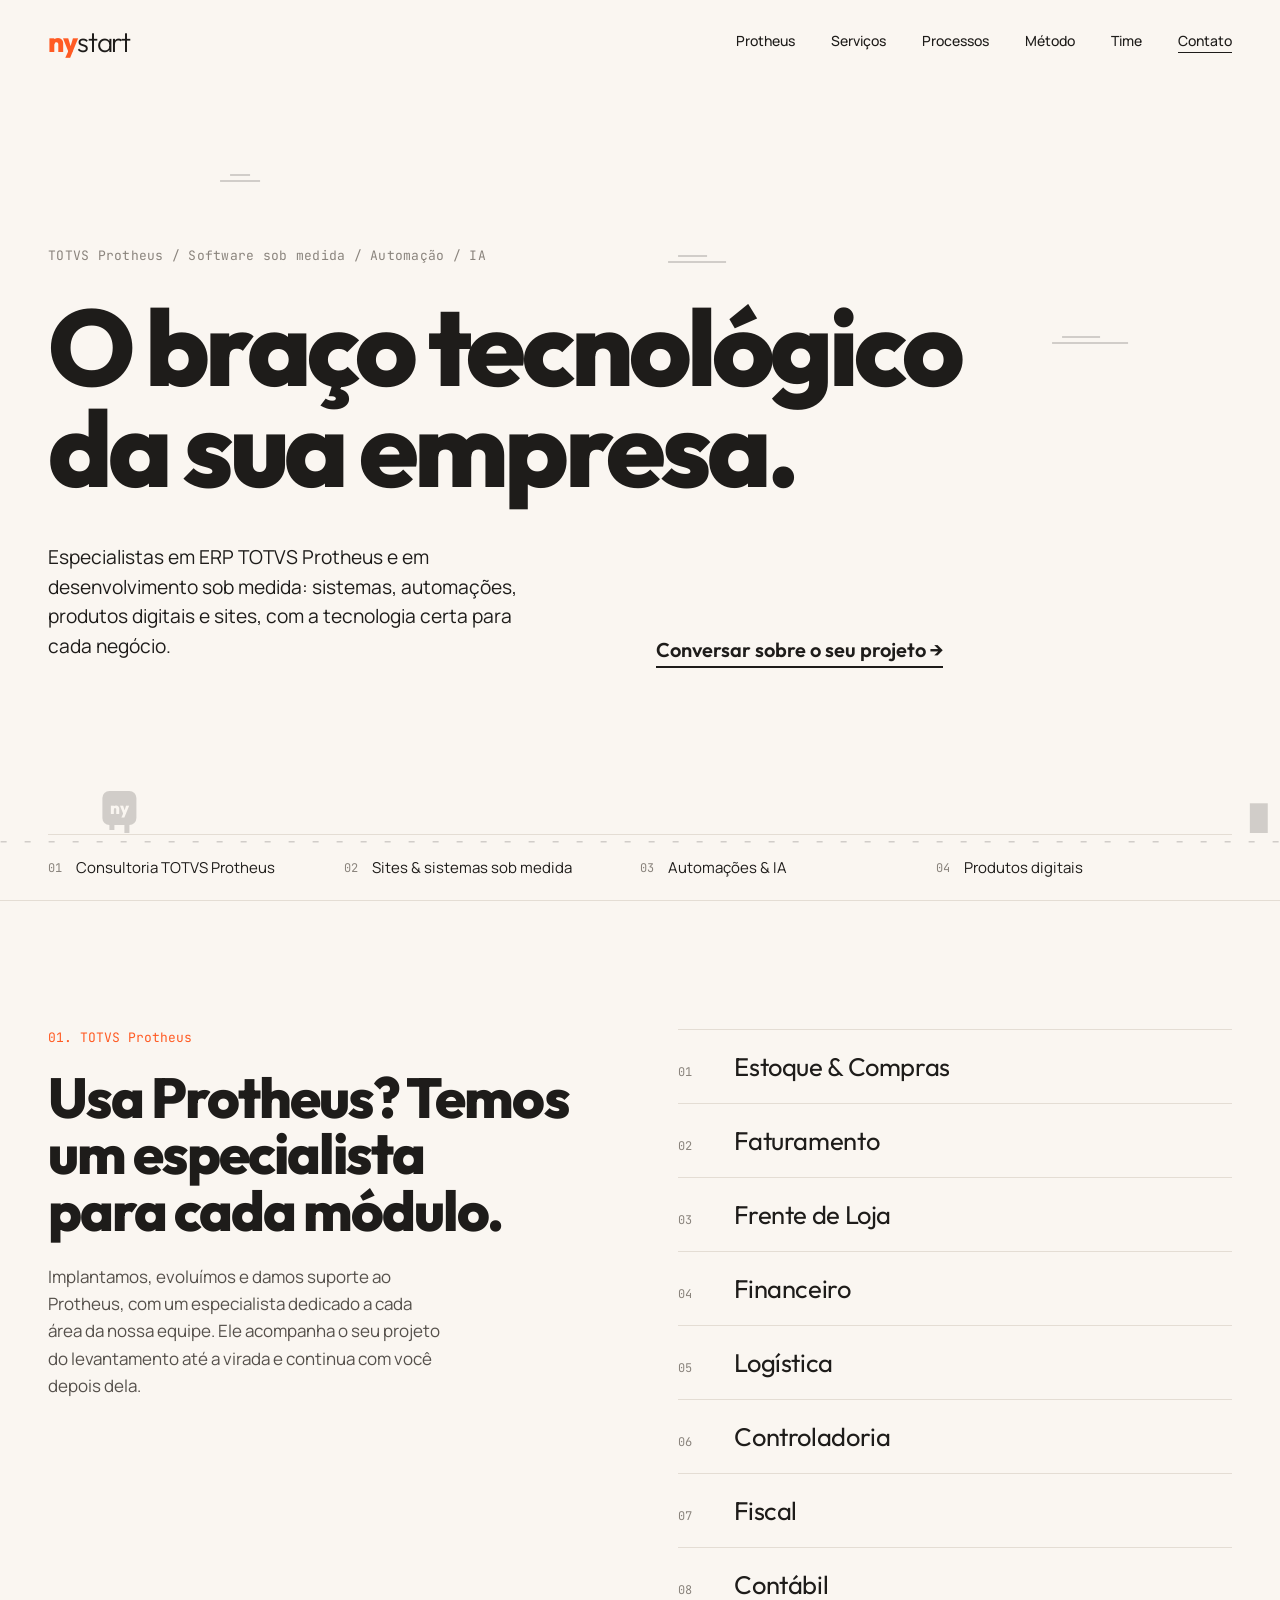
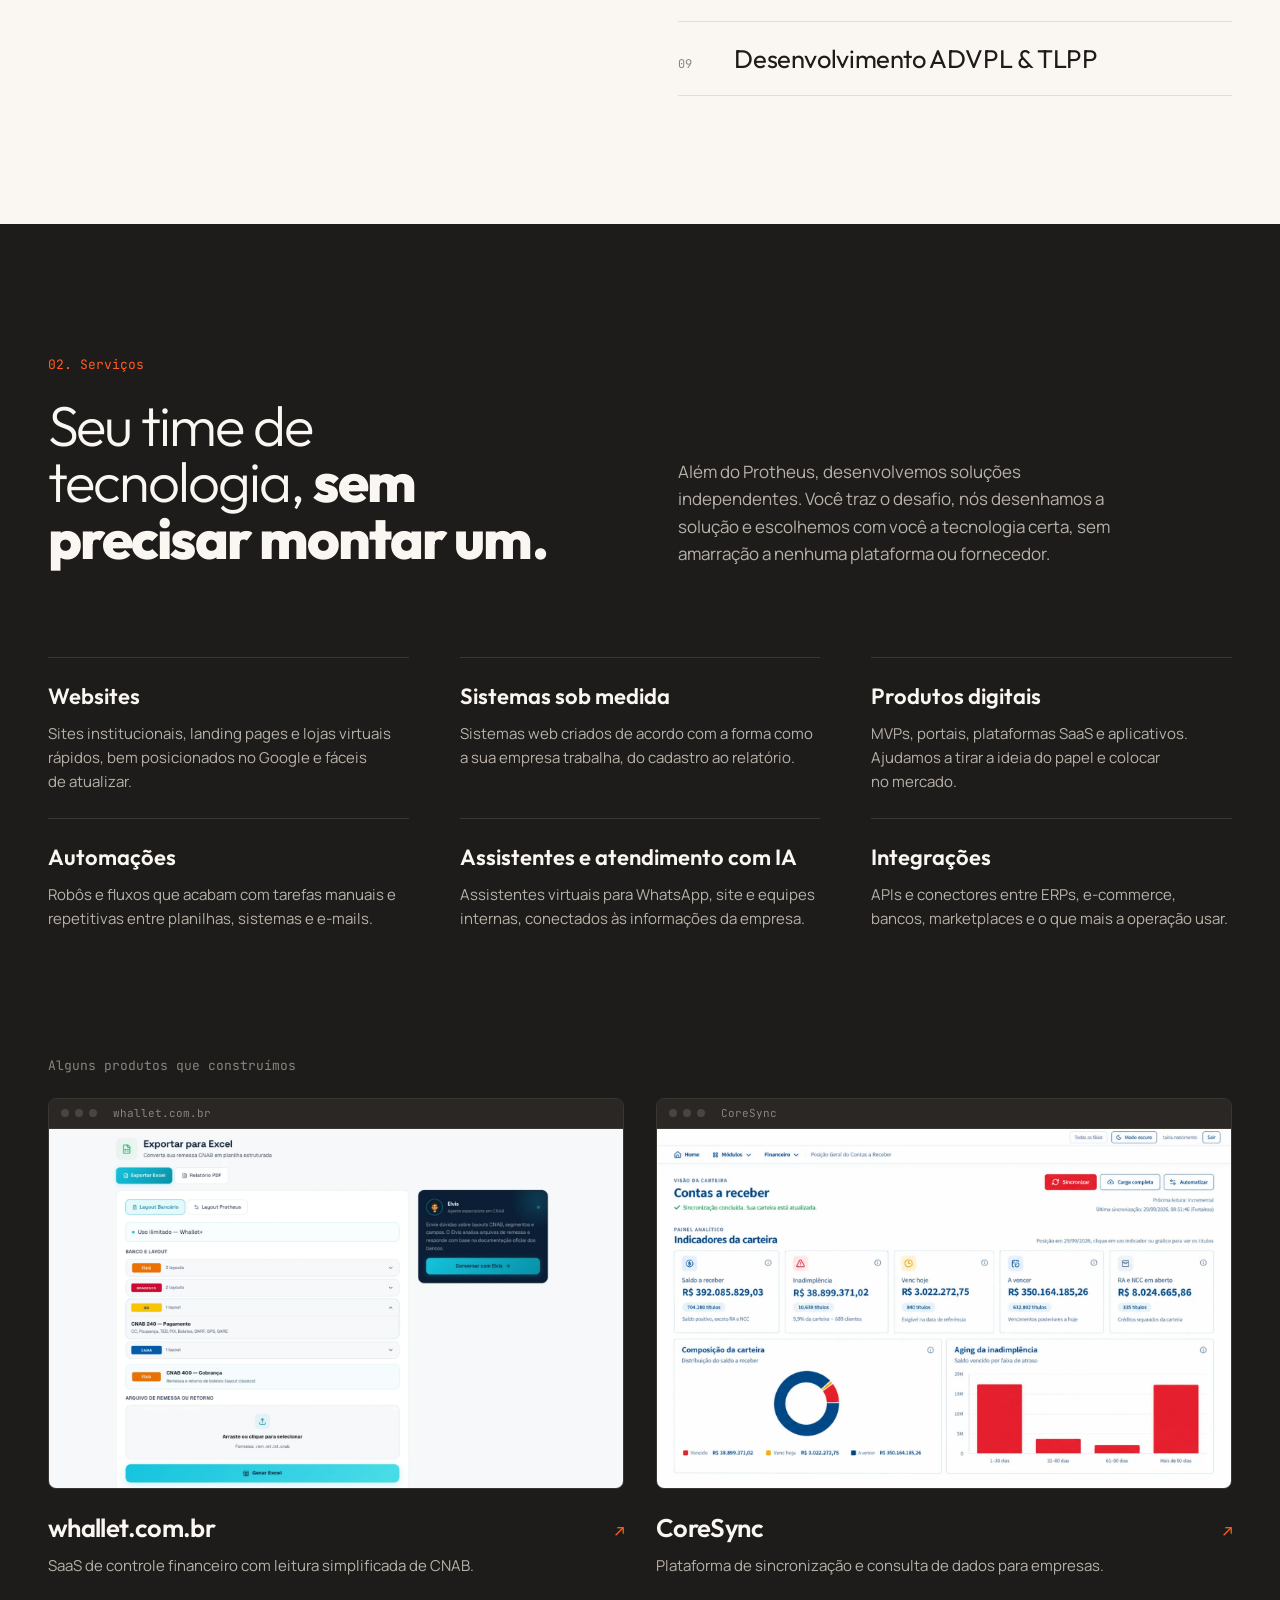
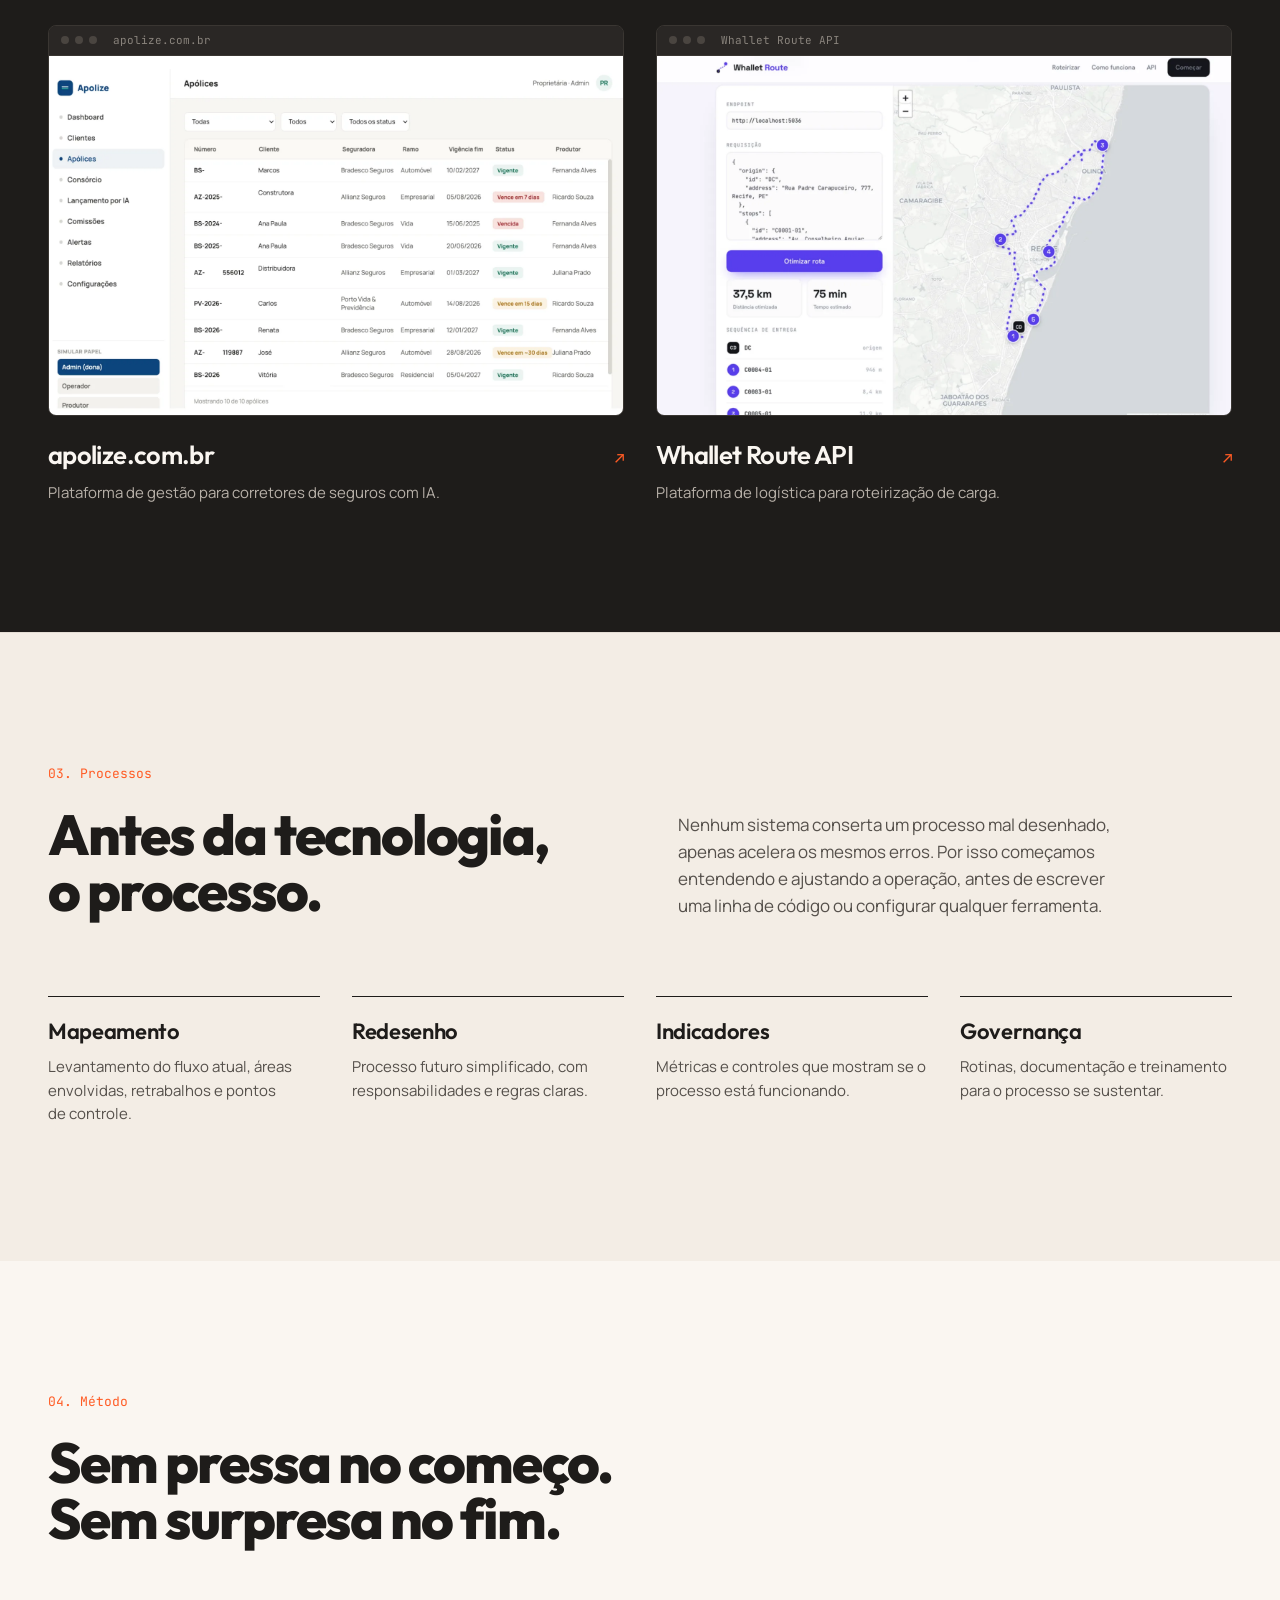
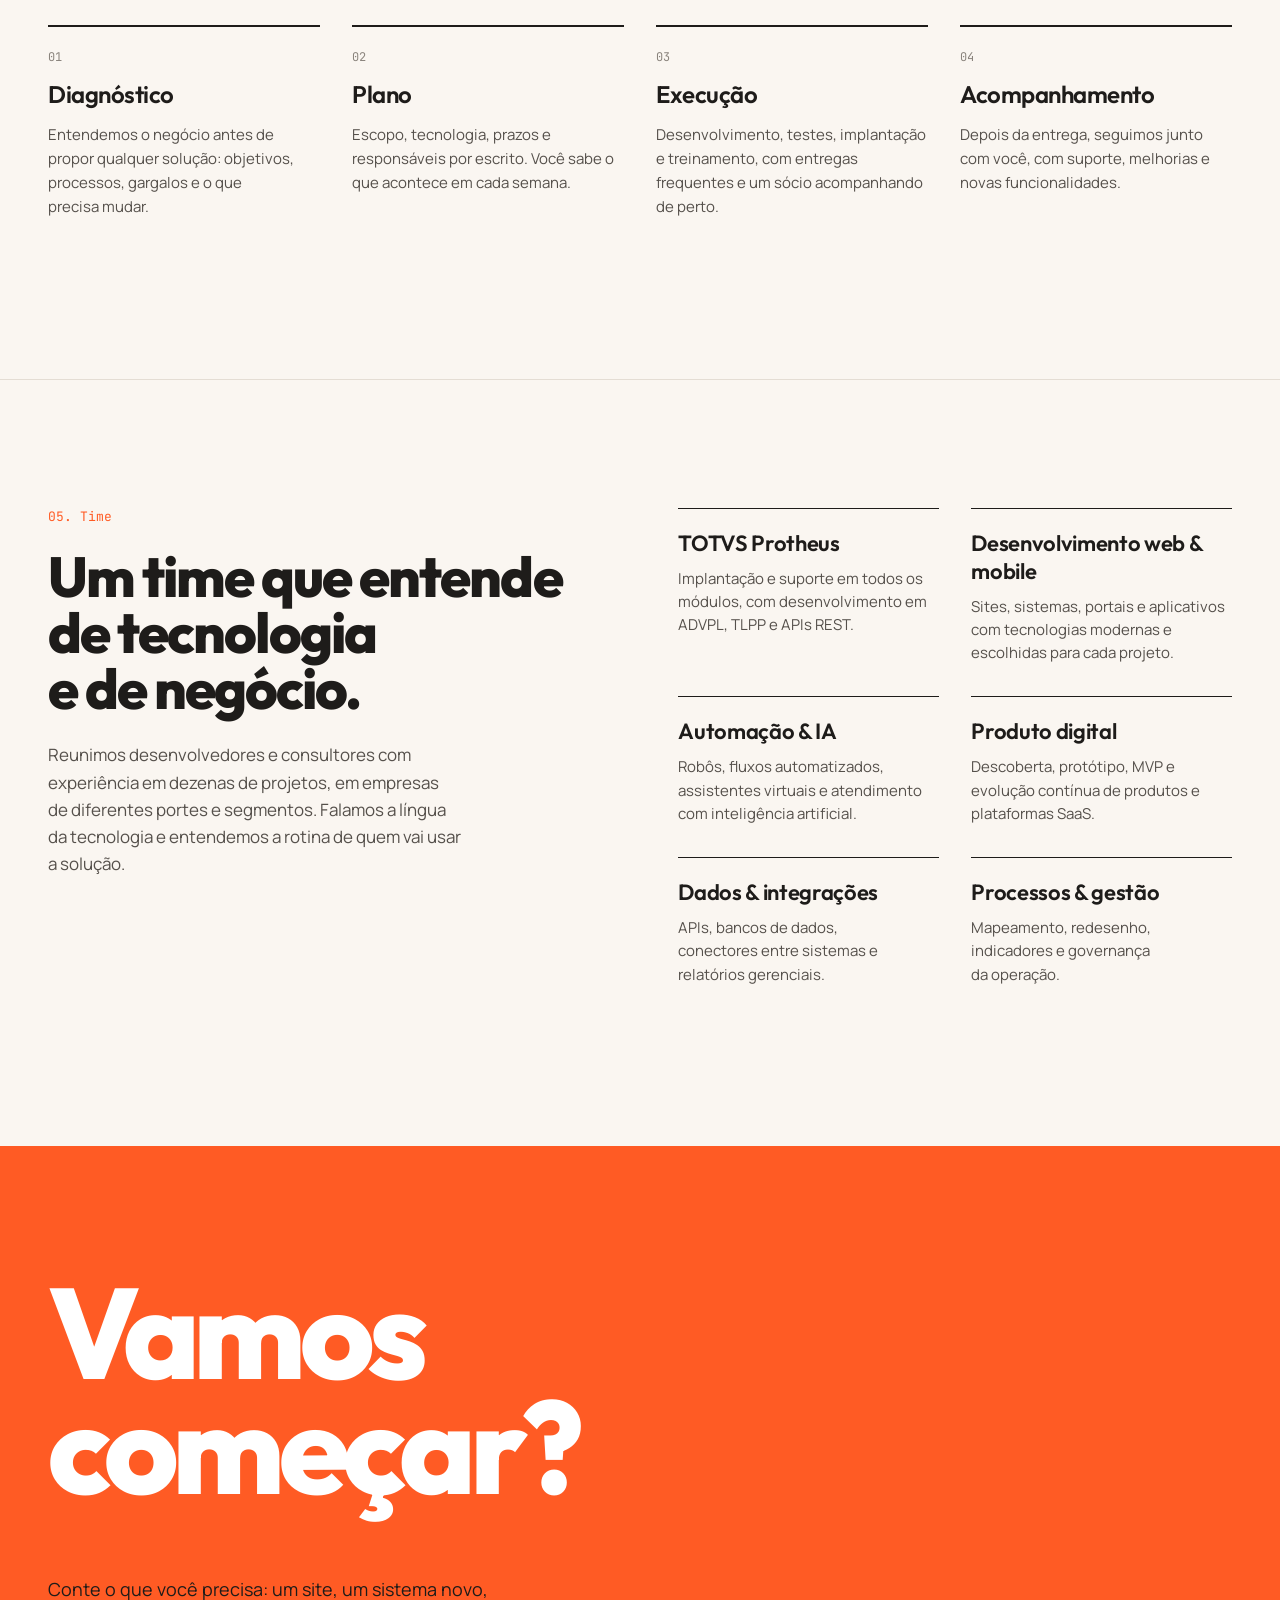
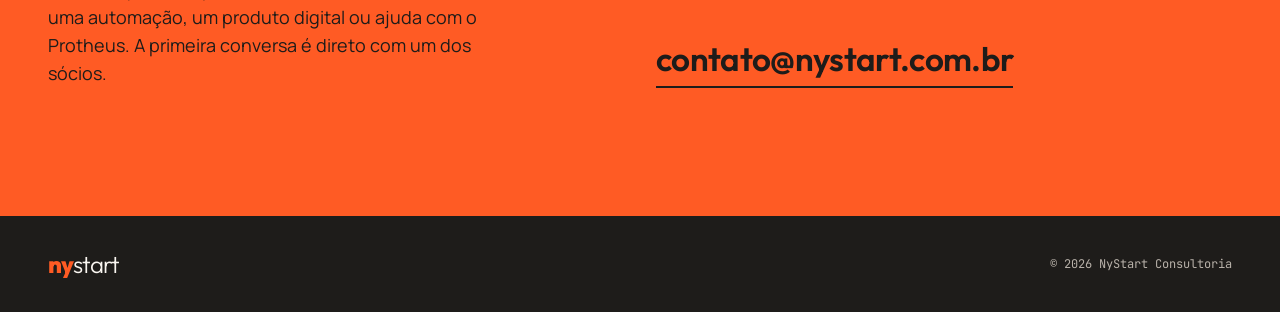
<file: index.html>
<!DOCTYPE html>
<html lang="pt-BR">
<head>
  <meta charset="utf-8">
  <meta name="viewport" content="width=device-width, initial-scale=1">
  <title>NyStart | Consultoria TOTVS Protheus e Software Sob Medida</title>
  <meta name="description" content="Consultoria especializada em ERP TOTVS Protheus e desenvolvimento sob medida: sistemas, automações, produtos digitais, sites e assistentes com IA para empresas.">
  <link rel="canonical" href="https://nystart.com.br/">
  <meta name="robots" content="index, follow, max-image-preview:large">
  <meta name="theme-color" content="#FAF6F1">

  <!-- Prévia ao compartilhar o link (WhatsApp, LinkedIn, etc.) -->
  <meta property="og:type" content="website">
  <meta property="og:locale" content="pt_BR">
  <meta property="og:site_name" content="NyStart">
  <meta property="og:url" content="https://nystart.com.br/">
  <meta property="og:title" content="NyStart | O braço tecnológico da sua empresa">
  <meta property="og:description" content="Especialistas em ERP TOTVS Protheus e em desenvolvimento sob medida: sistemas, automações, produtos digitais e sites.">
  <meta property="og:image" content="https://nystart.com.br/assets/og-image.jpg">
  <meta property="og:image:width" content="1200">
  <meta property="og:image:height" content="630">
  <meta property="og:image:alt" content="NyStart, o braço tecnológico da sua empresa">
  <meta name="twitter:card" content="summary_large_image">
  <meta name="twitter:title" content="NyStart | O braço tecnológico da sua empresa">
  <meta name="twitter:description" content="Especialistas em ERP TOTVS Protheus e em desenvolvimento sob medida: sistemas, automações, produtos digitais e sites.">
  <meta name="twitter:image" content="https://nystart.com.br/assets/og-image.jpg">

  <link rel="icon" href="favicon.svg" type="image/svg+xml">
  <link rel="apple-touch-icon" href="apple-touch-icon.png">
  <link rel="manifest" href="site.webmanifest">

  <!-- Dados estruturados para o Google -->
  <script type="application/ld+json">
  {
    "@context": "https://schema.org",
    "@graph": [
      {
        "@type": "Organization",
        "@id": "https://nystart.com.br/#organization",
        "name": "NyStart",
        "alternateName": "NyStart Consultoria",
        "url": "https://nystart.com.br/",
        "logo": "https://nystart.com.br/assets/icon-512.png",
        "image": "https://nystart.com.br/assets/og-image.jpg",
        "email": "contato@nystart.com.br",
        "description": "Consultoria especializada em ERP TOTVS Protheus e desenvolvimento sob medida: sistemas, automações, produtos digitais, sites e assistentes com IA.",
        "areaServed": { "@type": "Country", "name": "Brasil" },
        "contactPoint": {
          "@type": "ContactPoint",
          "contactType": "sales",
          "email": "contato@nystart.com.br",
          "availableLanguage": "Portuguese"
        },
        "knowsAbout": [
          "TOTVS Protheus", "ERP", "ADVPL", "TLPP", "Desenvolvimento de software sob medida",
          "Automação de processos", "Inteligência artificial", "Integração de sistemas",
          "Desenvolvimento de sites", "Consultoria de processos"
        ],
        "hasOfferCatalog": {
          "@type": "OfferCatalog",
          "name": "Serviços NyStart",
          "itemListElement": [
            { "@type": "Offer", "itemOffered": { "@type": "Service", "name": "Consultoria TOTVS Protheus", "description": "Implantação, evolução e suporte do ERP TOTVS Protheus, com especialistas por módulo." } },
            { "@type": "Offer", "itemOffered": { "@type": "Service", "name": "Desenvolvimento ADVPL e TLPP", "description": "Customizações, relatórios e APIs REST para o Protheus." } },
            { "@type": "Offer", "itemOffered": { "@type": "Service", "name": "Sistemas sob medida", "description": "Sistemas web criados de acordo com a forma como a empresa trabalha." } },
            { "@type": "Offer", "itemOffered": { "@type": "Service", "name": "Automações", "description": "Robôs e fluxos que eliminam tarefas manuais e repetitivas." } },
            { "@type": "Offer", "itemOffered": { "@type": "Service", "name": "Produtos digitais", "description": "MVPs, portais, plataformas SaaS e aplicativos." } },
            { "@type": "Offer", "itemOffered": { "@type": "Service", "name": "Assistentes e atendimento com IA", "description": "Assistentes virtuais para WhatsApp, site e equipes internas." } },
            { "@type": "Offer", "itemOffered": { "@type": "Service", "name": "Desenvolvimento de sites", "description": "Sites institucionais, landing pages e lojas virtuais." } },
            { "@type": "Offer", "itemOffered": { "@type": "Service", "name": "Consultoria de processos", "description": "Mapeamento, redesenho, indicadores e governança." } }
          ]
        }
      },
      {
        "@type": "WebSite",
        "@id": "https://nystart.com.br/#website",
        "url": "https://nystart.com.br/",
        "name": "NyStart",
        "inLanguage": "pt-BR",
        "publisher": { "@id": "https://nystart.com.br/#organization" }
      }
    ]
  }
  </script>

  <link rel="preconnect" href="https://fonts.googleapis.com">
  <link rel="preconnect" href="https://fonts.gstatic.com" crossorigin>
  <link rel="stylesheet" href="https://fonts.googleapis.com/css2?family=JetBrains+Mono:wght@400;500&family=Manrope:wght@400;500;700&family=Outfit:wght@300;400;600;800&display=swap">
  <link rel="stylesheet" href="styles.css">
</head>
<body>

  <header class="hero" data-screen-label="Hero">
    <canvas class="hero__runner" id="runner" aria-hidden="true"></canvas>
    <nav class="nav wrap">
      <a href="#" class="logo" aria-label="NyStart, voltar ao início"><span class="logo__ny">ny</span><span class="logo__start">start</span></a>
      <div class="nav__links">
        <a href="#protheus">Protheus</a>
        <a href="#servicos">Serviços</a>
        <a href="#processos">Processos</a>
        <a href="#metodo">Método</a>
        <a href="#time">Time</a>
        <a href="#contato" class="nav__cta">Contato</a>
      </div>
    </nav>

    <div class="hero__body wrap">
      <div class="hero__main">
        <div class="hero__eyebrow mono">TOTVS Protheus / Software sob medida / Automação / IA</div>
        <h1 class="hero__title">O braço tecnológico da sua empresa.</h1>
        <div class="hero__row">
          <p class="hero__lead">Especialistas em ERP TOTVS Protheus e em desenvolvimento sob medida: sistemas, automações, produtos digitais e sites, com a tecnologia certa para cada negócio.</p>
          <div><a href="#contato" class="hero__cta">Conversar sobre o seu projeto →</a></div>
        </div>
      </div>
      <ul class="hero__services">
        <li><span class="mono">01</span>Consultoria TOTVS Protheus</li>
        <li><span class="mono">02</span>Sites &amp; sistemas sob medida</li>
        <li><span class="mono">03</span>Automações &amp; IA</li>
        <li><span class="mono">04</span>Produtos digitais</li>
      </ul>
    </div>
  </header>

  <main>
    <section id="protheus" class="section section--line" data-screen-label="Protheus">
      <div class="wrap pad two-col">
        <div class="sticky-intro">
          <span class="kicker mono">01. TOTVS Protheus</span>
          <h2 class="h2">Usa Protheus? Temos um especialista para cada módulo.</h2>
          <p class="body body--42">Implantamos, evoluímos e damos suporte ao Protheus, com um especialista dedicado a cada área da nossa equipe. Ele acompanha o seu projeto do levantamento até a virada e continua com você depois dela.</p>
        </div>
        <ol class="modules">
          <li><span class="mono">01</span><span>Estoque &amp; Compras</span></li>
          <li><span class="mono">02</span><span>Faturamento</span></li>
          <li><span class="mono">03</span><span>Frente de Loja</span></li>
          <li><span class="mono">04</span><span>Financeiro</span></li>
          <li><span class="mono">05</span><span>Logística</span></li>
          <li><span class="mono">06</span><span>Controladoria</span></li>
          <li><span class="mono">07</span><span>Fiscal</span></li>
          <li><span class="mono">08</span><span>Contábil</span></li>
          <li><span class="mono">09</span><span>Desenvolvimento ADVPL &amp; TLPP</span></li>
        </ol>
      </div>
    </section>

    <section id="servicos" class="section section--dark" data-screen-label="Serviços">
      <div class="wrap pad">
        <span class="kicker mono">02. Serviços</span>
        <div class="split-intro split-intro--dark">
          <h2 class="h2-light">Seu time de tecnologia, <strong>sem precisar montar um.</strong></h2>
          <p class="body body--dark">Além do Protheus, desenvolvemos soluções independentes. Você traz o desafio, nós desenhamos a solução e escolhemos com você a tecnologia certa, sem amarração a nenhuma plataforma ou fornecedor.</p>
        </div>
        <div class="cols cols--280 software__cols">
          <div class="item item--dark"><h3 class="item__title">Websites</h3><span class="item__text">Sites institucionais, landing pages e lojas virtuais rápidos, bem posicionados no Google e fáceis de atualizar.</span></div>
          <div class="item item--dark"><h3 class="item__title">Sistemas sob medida</h3><span class="item__text">Sistemas web criados de acordo com a forma como a sua empresa trabalha, do cadastro ao relatório.</span></div>
          <div class="item item--dark"><h3 class="item__title">Produtos digitais</h3><span class="item__text">MVPs, portais, plataformas SaaS e aplicativos. Ajudamos a tirar a ideia do papel e colocar no mercado.</span></div>
          <div class="item item--dark"><h3 class="item__title">Automações</h3><span class="item__text">Robôs e fluxos que acabam com tarefas manuais e repetitivas entre planilhas, sistemas e e-mails.</span></div>
          <div class="item item--dark"><h3 class="item__title">Assistentes e atendimento com IA</h3><span class="item__text">Assistentes virtuais para WhatsApp, site e equipes internas, conectados às informações da empresa.</span></div>
          <div class="item item--dark"><h3 class="item__title">Integrações</h3><span class="item__text">APIs e conectores entre ERPs, e-commerce, bancos, marketplaces e o que mais a operação usar.</span></div>
        </div>

        <div class="products">
          <span class="mono products__label">Alguns produtos que construímos</span>
          <!-- Prints dos produtos: assets/products/<nome>.webp, 1600 × 1000 px (veja assets/products/LEIA-ME.md) -->
          <div class="products__list">
            <a class="product" target="_blank" rel="noopener">
              <div class="product__shot">
                <div class="product__bar"><i></i><i></i><i></i><span class="mono">whallet.com.br</span></div>
                <img src="assets/products/whallet.webp" alt="Tela do Whallet" loading="lazy" width="1600" height="1000">
              </div>
              <h3 class="product__domain">whallet.com.br<span class="mono product__arrow">↗</span></h3>
              <span class="product__desc">SaaS de controle financeiro com leitura simplificada de CNAB.</span>
            </a>
            <a class="product" target="_blank" rel="noopener">
              <div class="product__shot">
                <div class="product__bar"><i></i><i></i><i></i><span class="mono">CoreSync</span></div>
                <img src="assets/products/coresync.webp" alt="Tela do CoreSync" loading="lazy" width="1600" height="1000">
              </div>
              <h3 class="product__domain">CoreSync<span class="mono product__arrow">↗</span></h3>
              <span class="product__desc">Plataforma de sincronização e consulta de dados para empresas.</span>
            </a>
            <a class="product" target="_blank" rel="noopener">
              <div class="product__shot">
                <div class="product__bar"><i></i><i></i><i></i><span class="mono">apolize.com.br</span></div>
                <img src="assets/products/apolize.webp" alt="Tela do Apolize" loading="lazy" width="1600" height="1000">
              </div>
              <h3 class="product__domain">apolize.com.br<span class="mono product__arrow">↗</span></h3>
              <span class="product__desc">Plataforma de gestão para corretores de seguros com IA.</span>
            </a>
            <a class="product" target="_blank" rel="noopener">
              <div class="product__shot">
                <div class="product__bar"><i></i><i></i><i></i><span class="mono">Whallet Route API</span></div>
                <img src="assets/products/route.webp" alt="Tela do Whallet Route" loading="lazy" width="1600" height="1000">
              </div>
              <h3 class="product__domain">Whallet Route API<span class="mono product__arrow">↗</span></h3>
              <span class="product__desc">Plataforma de logística para roteirização de carga.</span>
            </a>            
          </div>
        </div>
      </div>
    </section>

    <section id="processos" class="section section--sand" data-screen-label="Processos">
      <div class="wrap pad">
        <span class="kicker mono">03. Processos</span>
        <div class="split-intro">
          <h2 class="h2">Antes da tecnologia, o processo.</h2>
          <p class="body">Nenhum sistema conserta um processo mal desenhado, apenas acelera os mesmos erros. Por isso começamos entendendo e ajustando a operação, antes de escrever uma linha de código ou configurar qualquer ferramenta.</p>
        </div>
        <div class="cols cols--240 cols--spaced">
          <div class="item"><h3 class="item__title">Mapeamento</h3><span class="item__text">Levantamento do fluxo atual, áreas envolvidas, retrabalhos e pontos de controle.</span></div>
          <div class="item"><h3 class="item__title">Redesenho</h3><span class="item__text">Processo futuro simplificado, com responsabilidades e regras claras.</span></div>
          <div class="item"><h3 class="item__title">Indicadores</h3><span class="item__text">Métricas e controles que mostram se o processo está funcionando.</span></div>
          <div class="item"><h3 class="item__title">Governança</h3><span class="item__text">Rotinas, documentação e treinamento para o processo se sustentar.</span></div>
        </div>
      </div>
    </section>

    
    <!--
        Para adicionar um cliente: salve a logo em assets/logos (veja assets/logos/LEIA-ME.md)
        e acrescente uma linha abaixo. O carrossel se ajusta sozinho à quantidade.
          <li class="client"><img src="assets/logos/nome-do-cliente.png" alt="Nome do Cliente" loading="lazy"></li>
        Quando tiver as logos reais, apague as linhas "client--placeholder".
      -->
    <!--    
    <section id="clientes" class="section clients" data-screen-label="Clientes">
      <div class="wrap clients__head">
        <h2 class="kicker mono clients__title">Clientes atendidos</h2>
        <p class="clients__note">Empresas que contam com a NyStart como parceira de tecnologia.</p>
      </div>

      <div class="marquee" data-marquee>
        <ul class="marquee__group">
          <li class="client"><img src="assets/logos/ar-logo.svg" alt="AR Corretora de Seguros" loading="lazy"></li>
          <li class="client"><img src="assets/logos/bf-logo.svg" alt="B&amp;F Móveis e Eletro" loading="lazy"></li>
          <li class="client"><img src="assets/logos/cj-logo.svg" alt="C&amp;J Corretora de Seguros" loading="lazy"></li>
          <li class="client"><img src="assets/logos/rl-logo.svg" alt="Grupo Empresarial RL Informática e Errele" loading="lazy"></li>
        </ul>
      </div>
    </section>
    -->
    
    <section id="metodo" class="section" data-screen-label="Metodo">
      <div class="wrap pad">
        <span class="kicker mono">04. Método</span>
        <h2 class="h2 metodo__title">Sem pressa no começo.<br>Sem surpresa no fim.</h2>
        <div class="cols cols--240 cols--spaced">
          <div class="step"><span class="mono">01</span><h3 class="step__title">Diagnóstico</h3><span class="item__text">Entendemos o negócio antes de propor qualquer solução: objetivos, processos, gargalos e o que precisa mudar.</span></div>
          <div class="step"><span class="mono">02</span><h3 class="step__title">Plano</h3><span class="item__text">Escopo, tecnologia, prazos e responsáveis por escrito. Você sabe o que acontece em cada semana.</span></div>
          <div class="step"><span class="mono">03</span><h3 class="step__title">Execução</h3><span class="item__text">Desenvolvimento, testes, implantação e treinamento, com entregas frequentes e um sócio acompanhando de perto.</span></div>
          <div class="step"><span class="mono">04</span><h3 class="step__title">Acompanhamento</h3><span class="item__text">Depois da entrega, seguimos junto com você, com suporte, melhorias e novas funcionalidades.</span></div>
        </div>
      </div>
    </section>

    <section id="time" class="section section--line" data-screen-label="Time">
      <div class="wrap pad two-col">
        <div class="sticky-intro">
          <span class="kicker mono">05. Time</span>
          <h2 class="h2">Um time que entende de tecnologia e de negócio.</h2>
          <p class="body body--44">Reunimos desenvolvedores e consultores com experiência em dezenas de projetos, em empresas de diferentes portes e segmentos. Falamos a língua da tecnologia e entendemos a rotina de quem vai usar a solução.</p>
        </div>
        <div class="cols cols--240 skills">
          <div class="item item--tall"><h3 class="item__title">TOTVS Protheus</h3><span class="item__text">Implantação e suporte em todos os módulos, com desenvolvimento em ADVPL, TLPP e APIs REST.</span></div>
          <div class="item item--tall"><h3 class="item__title">Desenvolvimento web &amp; mobile</h3><span class="item__text">Sites, sistemas, portais e aplicativos com tecnologias modernas e escolhidas para cada projeto.</span></div>
          <div class="item item--tall"><h3 class="item__title">Automação &amp; IA</h3><span class="item__text">Robôs, fluxos automatizados, assistentes virtuais e atendimento com inteligência artificial.</span></div>
          <div class="item item--tall"><h3 class="item__title">Produto digital</h3><span class="item__text">Descoberta, protótipo, MVP e evolução contínua de produtos e plataformas SaaS.</span></div>
          <div class="item item--tall"><h3 class="item__title">Dados &amp; integrações</h3><span class="item__text">APIs, bancos de dados, conectores entre sistemas e relatórios gerenciais.</span></div>
          <div class="item item--tall"><h3 class="item__title">Processos &amp; gestão</h3><span class="item__text">Mapeamento, redesenho, indicadores e governança da operação.</span></div>
        </div>
      </div>
    </section>

    <section id="contato" class="section section--orange" data-screen-label="Contato">
      <div class="wrap pad contact">
        <h2 class="contact__title">Vamos<br>começar?</h2>
        <div class="contact__row">
          <p class="contact__lead">Conte o que você precisa: um site, um sistema novo, uma automação, um produto digital ou ajuda com o Protheus. A primeira conversa é direto com um dos sócios.</p>
          <div><a href="mailto:contato@nystart.com.br" class="contact__mail">contato@nystart.com.br</a></div>
        </div>
      </div>
    </section>
  </main>

  <footer class="footer">
    <div class="wrap footer__inner">
      <span class="logo logo--footer"><span class="logo__ny">ny</span><span class="logo__start">start</span></span>
      <span class="mono">© <span id="year">2026</span> NyStart Consultoria</span>
    </div>
  </footer>

  <script src="main.js" defer></script>
</body>
</html>
</file>
<file: styles.css>
:root {
  --orange: #FF5B24;
  --ink: #1E1C1A;
  --paper: #FAF6F1;
  --sand: #F3EDE5;
  --line: #E4DDD4;
  --muted: #8A847D;
  --body: #55504B;
  --dark-line: #3A3632;
  --dark-text: #B8B1A9;

  --f-display: Outfit, sans-serif;
  --f-body: Manrope, sans-serif;
  --f-mono: 'JetBrains Mono', monospace;

  --gutter: clamp(20px, 4vw, 48px);
  --section-y: clamp(72px, 10vw, 140px);
}

*, *::before, *::after { box-sizing: border-box; }

html { scroll-behavior: smooth; }
@media (prefers-reduced-motion: reduce) { html { scroll-behavior: auto; } }

body {
  margin: 0;
  background: var(--paper);
  font-family: var(--f-body);
  color: var(--ink);
  -webkit-font-smoothing: antialiased;
}

a { color: inherit; text-decoration: none; transition: opacity .15s, color .15s, border-color .15s; }
a:hover { color: var(--orange); }

ul, ol { list-style: none; margin: 0; padding: 0; }

.mono { font-family: var(--f-mono); }

.wrap { width: 100%; max-width: 1320px; margin: 0 auto; padding-left: var(--gutter); padding-right: var(--gutter); }
.pad { padding-top: var(--section-y); padding-bottom: var(--section-y); }

/* ---------- Logo ---------- */
.logo { font-family: var(--f-display); font-size: 28px; letter-spacing: -.04em; line-height: 1; }
.logo__ny { font-weight: 800; color: var(--orange); }
.logo__start { font-weight: 300; }
.logo:hover { color: inherit; }

/* ---------- Hero ---------- */
.hero {
  background: var(--paper);
  color: var(--ink);
  position: relative;
  overflow: hidden;
  min-height: 100svh;
  display: flex;
  flex-direction: column;
}
.hero__runner {
  position: absolute; inset: 0; width: 100%; height: 100%;
  pointer-events: none; opacity: .18;
}

.nav {
  position: relative;
  padding-top: 28px; padding-bottom: 28px;
  display: flex; align-items: center; justify-content: space-between;
  gap: 24px; flex-wrap: wrap;
}
.nav__links { display: flex; gap: clamp(16px, 3vw, 36px); font-size: 14px; font-weight: 500; flex-wrap: wrap; }
.nav__links a:hover, .hero__cta:hover { color: inherit; opacity: .6; }
.nav__cta { border-bottom: 1.5px solid currentColor; padding-bottom: 2px; }

.hero__body {
  position: relative; flex: 1;
  padding-top: clamp(24px, 6vh, 72px);
  display: flex; flex-direction: column;
}
.hero__main { flex: 1; display: flex; flex-direction: column; justify-content: center; }
.hero__eyebrow { font-size: 13px; letter-spacing: .02em; margin-bottom: clamp(20px, 3.5vh, 32px); color: var(--muted); }
.hero__title {
  margin: 0;
  font-family: var(--f-display); font-weight: 800;
  font-size: clamp(44px, min(8.4vw, 12vh), 124px);
  line-height: .94; letter-spacing: -.045em;
  max-width: 14ch; text-wrap: balance;
}
.hero__row {
  display: grid;
  grid-template-columns: repeat(auto-fit, minmax(min(100%, 320px), 1fr));
  gap: 32px; margin-top: clamp(28px, 5vh, 64px); align-items: end;
}
.hero__lead { margin: 0; font-size: clamp(17px, 1.5vw, 20px); line-height: 1.55; max-width: 44ch; text-wrap: pretty; }
.hero__cta { font-family: var(--f-display); font-weight: 600; font-size: 20px; border-bottom: 2px solid currentColor; padding-bottom: 4px; }

.hero__services {
  margin-top: clamp(40px, 7vh, 88px);
  border-top: 1px solid var(--line);
  display: grid; grid-template-columns: repeat(auto-fit, minmax(min(100%, 200px), 1fr));
}
.hero__services li { padding: 22px 0; display: flex; gap: 14px; font-size: 15px; }
.hero__services .mono { font-size: 12px; color: var(--muted); padding-top: 3px; }

/* ---------- Shared section parts ---------- */
.section--sand { background: var(--sand); border-top: 1px solid var(--line); }
.section--line { border-top: 1px solid var(--line); }
.section--dark { background: var(--ink); color: var(--paper); }
.section--orange { background: var(--orange); color: var(--ink); }

.kicker { font-size: 13px; color: var(--orange); }

.h2 {
  margin: 0;
  font-family: var(--f-display); font-weight: 800;
  font-size: clamp(34px, 4.4vw, 60px); line-height: 1; letter-spacing: -.035em;
  text-wrap: balance;
}
.body { margin: 0; font-size: 17px; line-height: 1.6; color: var(--body); max-width: 46ch; text-wrap: pretty; }
.body--42 { max-width: 42ch; }
.body--44 { max-width: 44ch; }

.split-intro {
  margin-top: 24px;
  display: grid; grid-template-columns: repeat(auto-fit, minmax(min(100%, 360px), 1fr));
  gap: 24px clamp(40px, 6vw, 96px); align-items: end;
}

.two-col {
  display: grid; grid-template-columns: repeat(auto-fit, minmax(min(100%, 360px), 1fr));
  gap: clamp(40px, 6vw, 96px);
}
.sticky-intro { display: flex; flex-direction: column; gap: 24px; align-self: start; }
/* Only stick once the section is laid out in two columns. */
@media (min-width: 900px) { .sticky-intro { position: sticky; top: 40px; } }

.cols { display: grid; gap: 0 32px; }
.cols--240 { grid-template-columns: repeat(auto-fit, minmax(min(100%, 240px), 1fr)); }
.cols--280 { grid-template-columns: repeat(auto-fit, minmax(min(100%, 280px), 1fr)); }
.cols--spaced { margin-top: clamp(48px, 6vw, 80px); }

.item { border-top: 1px solid var(--ink); padding: 20px 0 8px; display: flex; flex-direction: column; gap: 10px; }
.item--tall { padding-bottom: 32px; }
/* Headings promoted for SEO keep the original look. */
.item__title, .step__title, .product__domain { margin: 0; }
.clients__title { margin: 0; font-weight: 400; }

.item__title { font-family: var(--f-display); font-weight: 600; font-size: 22px; letter-spacing: -.015em; }
.item__text { font-size: 15px; line-height: 1.55; color: var(--body); text-wrap: pretty; }

/* ---------- Protheus ---------- */
.modules { display: flex; flex-direction: column; border-bottom: 1px solid var(--line); }
.modules li {
  display: grid; grid-template-columns: 40px 1fr; gap: 16px; align-items: baseline;
  padding: 20px 0; border-top: 1px solid var(--line);
}
.modules .mono { font-size: 12px; color: var(--muted); }
.modules li > span:last-child { font-family: var(--f-display); font-weight: 400; font-size: clamp(20px, 2vw, 26px); letter-spacing: -.015em; }

/* ---------- IA & Software ---------- */
.h2-light {
  margin: 24px 0 0;
  font-family: var(--f-display); font-weight: 300;
  font-size: clamp(34px, 5vw, 72px); line-height: 1.02; letter-spacing: -.035em;
  max-width: 18ch; text-wrap: balance;
}
.h2-light strong { font-weight: 800; }
.split-intro--dark .h2-light { margin: 0; font-size: clamp(34px, 4.4vw, 60px); line-height: 1; }
.body--dark { color: var(--dark-text); }
.software__cols { margin-top: clamp(48px, 7vw, 96px); gap: 0 clamp(24px, 4vw, 56px); }
.item--dark { border-top-color: var(--dark-line); padding: 24px 0; gap: 12px; }
.item--dark .item__title { letter-spacing: 0; }
.item--dark .item__text { line-height: 1.6; color: var(--dark-text); }

.products { margin-top: clamp(64px, 8vw, 112px); display: flex; flex-direction: column; gap: 24px; }
.products__label { font-size: 13px; color: var(--muted); }
.products__list {
  /* 2 × 2 on desktop, one column on phones */
  display: grid; grid-template-columns: repeat(auto-fit, minmax(min(100%, 420px), 1fr));
  gap: 48px 32px;
}
.product { display: flex; flex-direction: column; gap: 10px; color: var(--paper); }
.product:hover { color: var(--paper); }

/* Screenshot in a minimal browser frame. Without an image, the striped
   placeholder shows through. */
.product__shot {
  position: relative; margin-bottom: 12px;
  border: 1px solid var(--dark-line); border-radius: 8px; overflow: hidden;
  background: repeating-linear-gradient(135deg, #24211F 0 10px, #2A2725 10px 20px);
  transition: border-color .25s, transform .25s;
}
.product__bar {
  display: flex; align-items: center; gap: 6px;
  height: 30px; padding: 0 12px;
  background: #2A2725; border-bottom: 1px solid var(--dark-line);
}
.product__bar i { width: 8px; height: 8px; border-radius: 50%; background: #4A4540; }
.product__bar .mono { margin-left: 10px; font-size: 11px; color: var(--muted); overflow: hidden; text-overflow: ellipsis; white-space: nowrap; }
.product__shot img {
  display: block; width: 100%; height: auto; aspect-ratio: 16 / 10; object-fit: cover; object-position: top;
  transition: transform .4s ease;
}
.product__shot img.is-missing { visibility: hidden; }
.product:hover .product__shot { border-color: var(--orange); }
.product:hover .product__shot img { transform: scale(1.03); }

.product__domain {
  display: flex; justify-content: space-between; align-items: baseline; gap: 16px;
  font-family: var(--f-display); font-weight: 600; font-size: clamp(22px, 2vw, 28px); letter-spacing: -.025em;
  transition: color .15s;
}
.product:hover .product__domain { color: var(--orange); }
.product__desc { font-size: 15px; line-height: 1.55; color: var(--dark-text); }
.product__arrow { color: var(--orange); font-size: 16px; }

/* ---------- Clientes ---------- */
.clients { border-bottom: 1px solid var(--line); padding: clamp(56px, 7vw, 96px) 0; overflow: hidden; }
.clients__head {
  display: flex; justify-content: space-between; align-items: baseline;
  gap: 12px 32px; flex-wrap: wrap; margin-bottom: 32px;
}
.clients__note { margin: 0; font-size: 15px; color: var(--body); }

/* Infinite logo carousel: main.js clones the group so the loop is seamless
   whatever the number of logos. */
.marquee {
  --tile-w: clamp(160px, 18vw, 220px);
  display: flex;
  border-top: 1px solid var(--line); border-bottom: 1px solid var(--line);
  -webkit-mask-image: linear-gradient(90deg, transparent, #000 8%, #000 92%, transparent);
          mask-image: linear-gradient(90deg, transparent, #000 8%, #000 92%, transparent);
}
.marquee__group { display: flex; flex-shrink: 0; }
.marquee.is-running .marquee__group { animation: marquee var(--duration, 40s) linear infinite; }
.marquee:hover .marquee__group { animation-play-state: paused; }
@keyframes marquee { to { transform: translateX(-100%); } }

.client {
  width: var(--tile-w); aspect-ratio: 2 / 1; flex-shrink: 0;
  border-right: 1px solid var(--line);
  display: flex; align-items: center; justify-content: center;
  padding: 6px 10px; /* the 400×200 logo canvas already has its own margin */
  background: var(--paper);
  transition: background .25s;
}
.client:hover { background: var(--sand); }
.client img {
  width: 100%; height: 100%; object-fit: contain;
  filter: grayscale(1); opacity: .6;
  transition: filter .25s, opacity .25s;
}
.client:hover img { filter: none; opacity: 1; }
.client--placeholder { background: repeating-linear-gradient(135deg, var(--paper) 0 10px, var(--sand) 10px 20px); }
.client .mono { font-size: 11px; color: var(--muted); }

/* Without motion, show the logos as a static wrapped row. */
@media (prefers-reduced-motion: reduce) {
  .marquee { flex-wrap: wrap; -webkit-mask-image: none; mask-image: none; }
  .marquee__group { flex-wrap: wrap; flex-shrink: 1; }
  .marquee__group[aria-hidden] { display: none; }
}

/* ---------- Método ---------- */
.metodo__title { margin-top: 24px; text-wrap: initial; }
.step { border-top: 2px solid var(--ink); padding: 22px 0 32px; display: flex; flex-direction: column; gap: 14px; }
.step .mono { font-size: 12px; color: var(--muted); }
.step__title { font-family: var(--f-display); font-weight: 600; font-size: 24px; letter-spacing: -.02em; }
.step .item__text { line-height: 1.6; }

/* ---------- Time ---------- */
.skills { align-self: start; }

/* ---------- Contato ---------- */
.contact { display: flex; flex-direction: column; gap: clamp(40px, 6vw, 72px); }
.contact__title {
  margin: 0;
  font-family: var(--f-display); font-weight: 800;
  font-size: clamp(52px, 10vw, 160px); line-height: .9; letter-spacing: -.05em; color: #fff;
}
.contact__row {
  display: grid; grid-template-columns: repeat(auto-fit, minmax(min(100%, 300px), 1fr));
  gap: 32px; align-items: end;
}
.contact__lead { margin: 0; font-size: 18px; line-height: 1.55; max-width: 40ch; }
.contact__mail {
  display: inline-block;
  font-family: var(--f-display); font-weight: 600;
  font-size: clamp(22px, 2.6vw, 34px); letter-spacing: -.02em;
  border-bottom: 2px solid var(--ink); padding-bottom: 6px;
  overflow-wrap: anywhere;
}
.contact__mail:hover { color: #fff; border-color: #fff; }

/* ---------- Footer ---------- */
.footer { background: var(--ink); color: var(--dark-text); }
.footer__inner { padding-top: 36px; padding-bottom: 36px; display: flex; justify-content: space-between; align-items: center; gap: 20px; flex-wrap: wrap; }
.logo--footer { font-size: 24px; color: var(--paper); }
.footer .mono { font-size: 12px; }

:focus-visible { outline: 2px solid var(--orange); outline-offset: 3px; }
</file>
